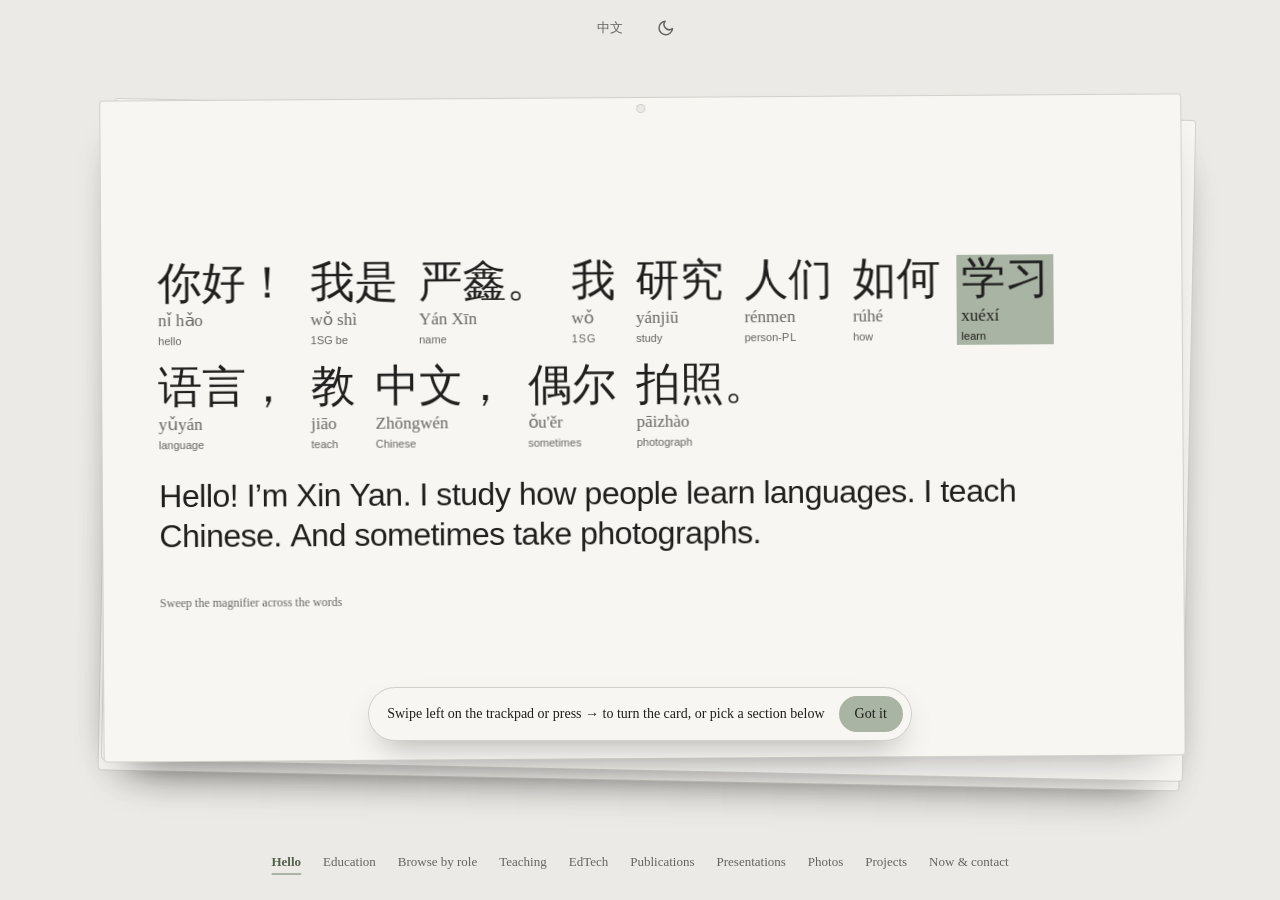
<file: index.html>
<!doctype html>
<html lang="en">
<head>
<meta charset="utf-8">
<meta name="viewport" content="width=device-width, initial-scale=1">
<title>Xin Yan 严鑫</title>
<meta name="description" content="Xin Yan (严鑫): Chinese language teacher and applied linguist. PhD, University of Cambridge; MA, Peking University.">
<meta property="og:title" content="Xin Yan 严鑫">
<meta property="og:description" content="I teach Chinese, study how people learn languages, and sometimes take photographs.">
<meta property="og:image" content="photos/nice-2023-1200.jpg">
<meta name="theme-color" content="#ECEAE6" id="themeColor">
<link rel="icon" href="data:image/svg+xml,%3Csvg xmlns='http://www.w3.org/2000/svg' viewBox='0 0 32 32'%3E%3Ccircle cx='16' cy='16' r='14' fill='%23A9B4A4'/%3E%3C/svg%3E">
<link rel="stylesheet" href="style.css">
<link rel="stylesheet" href="deck.css">
<script src="script.js" defer></script>
<script src="deck.js" defer></script>
</head>
<body class="deck-page">


<header class="bar">
  <div class="bar-center">
    <a class="lang-toggle" href="zh.html" aria-label="中文" lang="zh-CN">中文</a>
    <button class="theme-toggle" type="button" aria-label="Toggle dark mode" data-theme="light"><svg class="icon-moon" viewBox="0 0 24 24" fill="none" stroke="currentColor" stroke-width="2" stroke-linecap="round" stroke-linejoin="round" aria-hidden="true"><path d="M21 12.8A9 9 0 1 1 11.2 3a7 7 0 0 0 9.8 9.8z"/></svg><svg class="icon-sun" viewBox="0 0 24 24" fill="none" stroke="currentColor" stroke-width="2" stroke-linecap="round" stroke-linejoin="round" aria-hidden="true"><circle cx="12" cy="12" r="4"/><path d="M12 2v2M12 20v2M4.9 4.9l1.4 1.4M17.7 17.7l1.4 1.4M2 12h2M20 12h2M4.9 19.1l1.4-1.4M17.7 6.3l1.4-1.4"/></svg></button>
  </div>
</header>

<main class="deck" id="deck">

  <!-- 1. Introduction -->
  <article class="card" data-id="hello" data-nav="Hello" data-title="Hello">
    <div class="sway"><div class="card-inner">
      <section class="intro" aria-label="Introduction">
        <div class="gloss" lang="zh-CN" id="gloss">
          <span class="w"><span class="h">你好！</span><span class="p" lang="zh-Latn">nǐ hǎo</span><span class="g" lang="en">hello</span></span>
          <span class="w"><span class="h">我是</span><span class="p" lang="zh-Latn">wǒ shì</span><span class="g" lang="en">1SG be</span></span>
          <span class="w"><span class="h">严鑫。</span><span class="p" lang="zh-Latn">Yán Xīn</span><span class="g" lang="en">name</span></span>
          <span class="w"><span class="h">我</span><span class="p" lang="zh-Latn">wǒ</span><span class="g sc" lang="en">1SG</span></span>
          <span class="w"><span class="h">研究</span><span class="p" lang="zh-Latn">yánjiū</span><span class="g" lang="en">study</span></span>
          <span class="w"><span class="h">人们</span><span class="p" lang="zh-Latn">rénmen</span><span class="g" lang="en">person-<span class="sc">PL</span></span></span>
          <span class="w"><span class="h">如何</span><span class="p" lang="zh-Latn">rúhé</span><span class="g" lang="en">how</span></span>
          <span class="w hl"><span class="h">学习</span><span class="p" lang="zh-Latn">xuéxí</span><span class="g" lang="en">learn</span></span>
          <span class="w"><span class="h">语言，</span><span class="p" lang="zh-Latn">yǔyán</span><span class="g" lang="en">language</span></span>
          <span class="w"><span class="h">教</span><span class="p" lang="zh-Latn">jiāo</span><span class="g" lang="en">teach</span></span>
          <span class="w"><span class="h">中文，</span><span class="p" lang="zh-Latn">Zhōngwén</span><span class="g" lang="en">Chinese</span></span>
          <span class="w"><span class="h">偶尔</span><span class="p" lang="zh-Latn">ǒu'ěr</span><span class="g" lang="en">sometimes</span></span>
          <span class="w"><span class="h">拍照。</span><span class="p" lang="zh-Latn">pāizhào</span><span class="g" lang="en">photograph</span></span>
          <span class="tr-en"><span class="ew">Hello!</span> <span class="ew">I’m</span> <span class="ew">Xin</span> <span class="ew">Yan.</span> <span class="ew">I</span> <span class="ew">study</span> <span class="ew">how</span> <span class="ew">people</span> <span class="ew">learn</span> <span class="ew">languages.</span> <span class="ew">I</span> <span class="ew">teach</span> <span class="ew">Chinese.</span> <span class="ew">And</span> <span class="ew">sometimes</span> <span class="ew">take</span> <span class="ew">photographs.</span></span>
        </div>
        <span class="hint" data-touch="Drag the magnifier across the words with your finger">Sweep the magnifier across the words</span>
      </section>
    </div></div>
  </article>

  <!-- 2. Education -->
  <article class="card" data-id="education" data-nav="Education" data-title="Education">
    <div class="sway"><div class="card-inner">
      <section class="edu" aria-label="Education">
        <span class="label title">Education</span>
        <figure class="edu-map journey">
          <svg class="route" aria-hidden="true">
            <path class="route-ext route-in" d="M0 0"/>
            <path class="rail-ties" d="M0 0"/>
            <path id="railPath" class="rail-line" d="M0 0"/>
            <path id="flightPath" class="route-flight" d="M0 0"/>
            <path class="route-ext route-out" d="M0 0"/>
            <g class="vehicle train">
              <g transform="scale(-1 1)"><image class="vimg" href="train.svg" x="-22" y="-22" width="44" height="44"/></g>
              <animateMotion id="trainGo" dur="2s" begin="indefinite" fill="freeze" rotate="auto"><mpath href="#railPath"/></animateMotion>
            </g>
            <g class="vehicle plane">
              <g transform="rotate(45)"><image class="vimg" href="plane.svg" x="-22" y="-22" width="44" height="44"/></g>
              <animateMotion id="planeGo" dur="2s" begin="indefinite" fill="freeze" rotate="auto"><mpath href="#flightPath"/></animateMotion>
            </g>
          </svg>
          <div class="edu-node">
            <span class="stamp" style="--rot: -8deg"><span class="geo"><span>31.77°N</span><span>117.19°E</span></span><span class="city">Hefei</span><span class="yr">2011–15</span></span>
            <div class="edu-card">
              <strong>Anhui University</strong>
              <span>BA, Russian Language and Literature</span>
              <span class="meta">2011–2015</span>
            </div>
          </div>
          <div class="edu-node">
            <span class="stamp" style="--rot: 6deg"><span class="geo"><span>39.99°N</span><span>116.30°E</span></span><span class="city">Beijing</span><span class="yr">2019–22</span></span>
            <div class="edu-card">
              <strong>Peking University</strong>
              <span>MA, Teaching Chinese as a Second Language</span>
              <span class="meta">2019–2022 · GPA 3.8/4.0, ranked 1/31<br>National Scholarship, Outstanding Graduate</span>
            </div>
          </div>
          <div class="edu-node">
            <span class="stamp" style="--rot: -4deg"><span class="geo"><span>52.21°N</span><span>0.12°E</span></span><span class="city">Cambridge</span><span class="yr">2022–26</span></span>
            <div class="edu-card">
              <strong>University of Cambridge</strong>
              <span>PhD, Chinese Linguistics and Language Acquisition</span>
              <span class="meta">2022–present · thesis submitted 2026<br>AHRC (UKRI) full scholarship</span>
            </div>
          </div>
        </figure>
      </section>
    </div></div>
  </article>

  <!-- 3. Fill in the blank: shuffles the cards ahead -->
  <article class="card" data-id="reader" data-nav="Browse by role" data-title="Fill in the blank">
    <div class="sway"><div class="card-inner">
      <section class="cloze" aria-label="Who is reading">
        <span class="label title">Fill in the blank</span>
        <p class="sentence">I’m reading this as <span class="cursor" aria-hidden="true"></span><span class="blank" id="blank">&nbsp;</span>.</p>
        <div class="options" id="options" role="group" aria-label="Who is reading">
          <button type="button" data-aud="teaching" data-fill="a teaching recruiter" aria-pressed="false"><span class="letter">a.</span><span class="en">someone hiring for teaching</span></button>
          <button type="button" data-aud="research-hire" data-fill="a research recruiter" aria-pressed="false"><span class="letter">b.</span><span class="en">someone hiring for research</span></button>
          <button type="button" data-aud="industry" data-fill="an industry recruiter" aria-pressed="false"><span class="letter">c.</span><span class="en">someone hiring for industry</span></button>
          <button type="button" data-aud="research" data-fill="a fellow researcher" aria-pressed="false"><span class="letter">d.</span><span class="en">a fellow researcher</span></button>
          <button type="button" data-aud="browse" data-fill="a curious visitor" aria-pressed="false"><span class="letter">e.</span><span class="en">just a curious visitor</span></button>
        </div>
        <span class="note" id="note" aria-live="polite" data-default="Choose one, and the cards ahead will be shuffled for you." data-chosen="Shuffled. The cards ahead are now in your order.">Choose one, and the cards ahead will be shuffled for you.</span>
      </section>
    </div></div>
  </article>

  <!-- 4–8. Reorderable cards -->
  <article class="card" data-id="teaching" data-nav="Teaching" data-title="Teaching" data-key="teaching">
    <div class="sway"><div class="card-inner">
      <section class="split" aria-label="Teaching">
        <div class="stack">
          <span class="label title">Teaching</span>
          <div class="item"><span>Interim Lecturer and Supervisor in Modern Chinese, University of Cambridge</span><span class="meta">2022–2026 · four undergraduate modules and small-group supervisions</span></div>
          <div class="item"><span>Teaching Assistant in Chinese, Peking University (Yenching Academy) · Pre-University Programme</span><span class="meta">2019–2022</span></div>
          <div class="item"><span>Chinese Language Teacher, Kharkiv National University, Ukraine</span><span class="meta">2015–2018 · curricula from beginner to upper-intermediate, HSK preparation, Vice-Rector’s Commendation</span></div>
        </div>
        <figure class="tones stack" style="gap: 8px">
          <svg viewBox="0 0 420 250" role="img" aria-label="The four Mandarin tone contours">
            <g stroke="currentColor" stroke-width="5" stroke-linecap="round" stroke-linejoin="round" fill="none">
              <path d="M20 40 L90 40"/><path d="M120 120 L190 40"/><path d="M220 160 L248 200 L290 80"/><path d="M320 40 L390 200"/>
            </g>
            <!-- A point of light travels along the four tones, left to right -->
            <path id="toneTrack" d="M20 40 L90 40 M120 120 L190 40 M220 160 L248 200 L290 80 M320 40 L390 200" fill="none" stroke="none"/>
            <g class="tone-dot" aria-hidden="true">
              <circle r="15" fill="currentColor" opacity="0.18">
                <animate attributeName="r" values="11;17;11" dur="1.2s" repeatCount="indefinite"/>
                <animateMotion dur="6s" repeatCount="indefinite" keyPoints="0;1;1" keyTimes="0;0.86;1" calcMode="linear"><mpath href="#toneTrack"/></animateMotion>
              </circle>
              <circle r="6" fill="currentColor">
                <animateMotion dur="6s" repeatCount="indefinite" keyPoints="0;1;1" keyTimes="0;0.86;1" calcMode="linear"><mpath href="#toneTrack"/></animateMotion>
              </circle>
              <circle r="2.5" fill="#FFFFFF" opacity="0.85">
                <animateMotion dur="6s" repeatCount="indefinite" keyPoints="0;1;1" keyTimes="0;0.86;1" calcMode="linear"><mpath href="#toneTrack"/></animateMotion>
              </circle>
            </g>
            <g font-size="16" fill="#66645F" text-anchor="middle" font-family="Iowan Old Style, Georgia, Times New Roman, Songti SC, SimSun, serif">
              <text x="55" y="240">mā</text><text x="155" y="240">má</text><text x="255" y="240">mǎ</text><text x="355" y="240">mà</text>
            </g>
          </svg>
          <figcaption class="label">Four tones, the first thing every Mandarin learner meets.</figcaption>
        </figure>
      </section>
    </div></div>
  </article>

  <article class="card" data-id="edtech" data-nav="EdTech" data-title="Education products" data-key="product">
    <div class="sway"><div class="card-inner">
      <section class="stack" style="gap: 10px" aria-label="Education products">
        <span class="label title">Education products</span>
        <div class="item"><span>Course design &amp; instruction, Readboy Education (HKG: 2385)</span><span class="meta">2019–2022 · designed and taught 300 hours of live-streamed lessons · 500,000+ learner participations · informed 10+ new courses</span></div>
        <canvas class="dots" id="dots" aria-hidden="true"></canvas>
        <span class="label">50,000 dots — one for every ten of the 500,000+ learner participations. <span data-touch="Sweep your finger across the dots">Sweep your cursor across the dots</span></span>
      </section>
    </div></div>
  </article>

  <article class="card" data-id="publications" data-nav="Publications" data-title="Publications" data-key="pubs">
    <div class="sway"><div class="card-inner">
      <section class="split" aria-label="Publications" style="align-items: flex-start">
        <figure class="stack" style="gap: 16px">
          <blockquote class="quote"><span class="qw colorless">Colorless</span> <span class="qw green">green</span> <span class="qw ideas">ideas</span><span class="qw brk"></span> <span class="qw sleep">sleep</span> <span class="qw furiously">furiously.</span></blockquote>
          <figcaption class="label">Noam Chomsky, <em>Syntactic Structures</em> (1957). Syntactically correct, but semantically meaningless.</figcaption>
        </figure>
        <div class="stack">
          <span class="label title">Publications</span>
          <div class="item"><span><em>Anchoring Entities and Events in Monolingual, Bidialectal, and Bilingual Speakers’ Mandarin Chinese</em></span><span class="meta">PhD thesis, Cambridge, 2026 · AHRC-funded</span></div>
          <div class="item"><span>Ambiguity resolution of wh-elements by L1-Russian L2-Chinese speakers</span><span class="meta">BUCLD 49 Proceedings, 2025 · <span class="accent">Paula Menyuk Award</span></span></div>
          <div class="item"><span>L1 Russian L2 Chinese speakers’ acquisition of the conjunction <em>hé</em></span><span class="meta">ExLing 2020 Proceedings</span></div>
          <div class="item"><span>A journal article on L2 Chinese ambiguity resolution</span><span class="meta">Under review</span></div>
          <div class="item"><span>Proceedings of GASLA 18, co-editor</span><span class="meta">In preparation</span></div>
        </div>
      </section>
    </div></div>
  </article>

  <article class="card" data-id="talks" data-nav="Presentations" data-title="Presentations" data-key="talks">
    <div class="sway"><div class="card-inner">
      <section class="stack" style="gap: 22px" aria-label="Presentations">
        <span class="label title">Presentations</span>
        <div class="talks">
          <div class="item"><span>Referential anchoring in monodialectal and bidialectal Mandarin</span><span class="meta">Poster · GASLA 18, Cambridge, 2026</span></div>
          <div class="item"><span>Interfaces in ambiguity resolution of wh-elements by L1-Russian L2-Chinese speakers</span><span class="meta">Talk · BUCLD 49, Boston, 2024</span></div>
          <div class="item"><span>Ambiguity resolution of wh-elements at interfaces in L2 Chinese: prosody and syntax</span><span class="meta">Talk · GALA 16, Lisbon, 2024</span></div>
          <div class="item"><span>The acquisition of Chinese functional words by Russian speakers: the conjunction <em>hé</em></span><span class="meta">Poster · YLMP 2021, Poznań, 2021</span></div>
          <div class="item"><span>L1 Russian L2 Chinese speakers’ acquisition of the Chinese conjunction <em>hé</em></span><span class="meta">Talk · ExLing 2020, Athens, 2020</span></div>
          <div class="item"><span>The occurrence of the auxiliary word <em>zài</em> in Mandarin Chinese</span><span class="meta">Talk · 2nd Conference on Orientalism in Ukraine, Kharkiv, 2018</span></div>
        </div>
      </section>
    </div></div>
  </article>

  <article class="card" data-id="photos" data-nav="Photos" data-title="Photography" data-key="photo">
    <div class="sway"><div class="card-inner">
      <section class="photos" aria-label="Photography">
        <span class="label title">Photography</span>
        <div class="strip">
          <figure><img src="photos/nice-2023-1200.jpg" srcset="photos/nice-2023-1200.jpg 1200w, photos/nice-2023.jpg 2400w" sizes="60vw" width="1200" height="796" alt="A lone fisherman on a pebble beach, the sea glittering in the sun" loading="lazy"><figcaption class="cap">Nice, France, 2023</figcaption></figure>
          <figure><img src="photos/kharkiv-2017-1200.jpg" srcset="photos/kharkiv-2017-1200.jpg 1200w, photos/kharkiv-2017.jpg 2400w" sizes="80vw" width="1200" height="490" alt="A city square in Kharkiv on a winter night, with a lit Christmas tree" loading="lazy"><figcaption class="cap">Kharkiv, Ukraine, 2017</figcaption></figure>
          <figure><img src="photos/taihu-2016-1200.jpg" srcset="photos/taihu-2016-1200.jpg 1200w, photos/taihu-2016.jpg 2400w" sizes="100vw" width="1200" height="374" alt="Dusk over hills and trees near Taihu" loading="lazy"><figcaption class="cap">Taihu, China, 2016</figcaption></figure>
        </div>
        <span class="more" data-touch="Swipe the photos to see more →">Scroll to see more photos →</span>
      </section>
    </div></div>
  </article>

  <!-- 9. Projects -->
  <article class="card" data-id="projects" data-nav="Projects" data-title="Projects">
    <div class="sway"><div class="card-inner">
      <section class="projects-body" aria-label="Projects">
        <span class="label title">Projects</span>
        <div class="item"><span class="lead">AI language-learning tools</span><span class="meta">In preparation</span></div>
      </section>
    </div></div>
  </article>

  <!-- 10. Now -->
  <article class="card" data-id="contact" data-nav="Now &amp; contact" data-title="Now">
    <div class="sway"><div class="card-inner sage">
      <section class="now" aria-label="Now">
        <span class="now-head">Now · October 2026</span>
        <div class="lines">
          <span>Thesis submitted.</span>
          <span>Editing the GASLA 18 proceedings.</span>
          <span>Building AI language-learning tools.</span>
          <span>Looking for my next role.</span>
        </div>
        <div class="links">
          <a href="#" id="email" data-label="Email" data-copied="Copied">Email</a>
          <a href="cv.pdf" target="_blank" rel="noopener">CV</a>
          <a href="https://www.linkedin.com/in/yanxin4608/" target="_blank" rel="noopener">LinkedIn</a>
        </div>
        <span class="foot-in">© 2026 Xin Yan</span>
      </section>
    </div></div>
  </article>

</main>

<div class="deck-toast" id="deckToast" role="status" aria-live="polite" data-first="This is the first card. Swipe left or press → for the next one." data-first-touch="This is the first card. Swipe left for the next one." data-last="This is the last card. Swipe right or press ← to go back." data-last-touch="This is the last card. Swipe right to go back."></div>
<div class="deck-hint" id="deckHint" role="status" data-touch="Swipe left to turn the card, or tap a section below"><span>Swipe left on the trackpad or press → to turn the card, or pick a section below</span><button type="button" id="hintOk">Got it</button></div>

<nav class="progress" aria-label="Sections">
  <div class="ticks" id="ticks" role="list"></div>
</nav>

</body>
</html>
</file>
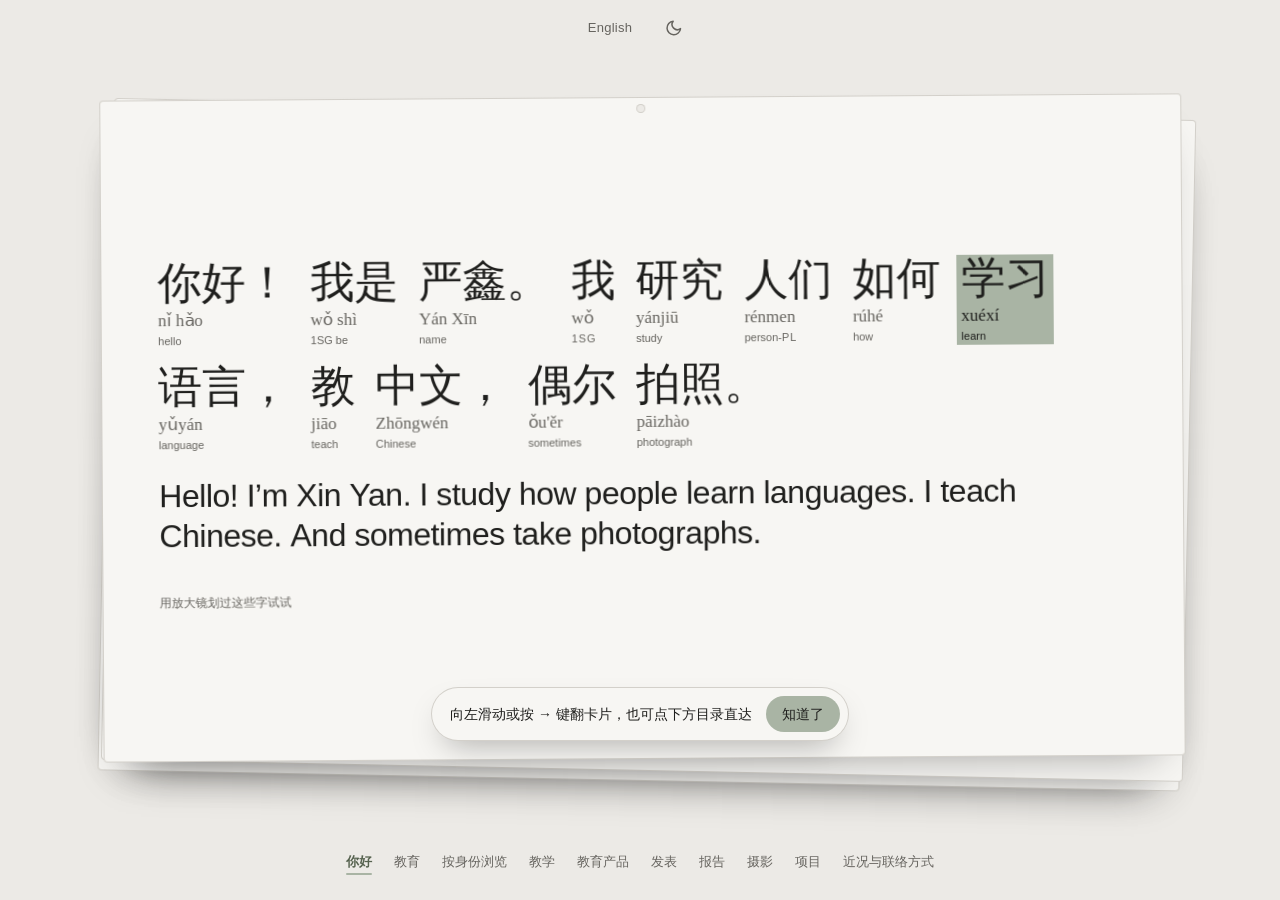
<file: zh.html>
<!doctype html>
<html lang="zh-CN">
<head>
<meta charset="utf-8">
<meta name="viewport" content="width=device-width, initial-scale=1">
<title>严鑫 Xin Yan</title>
<meta name="description" content="严鑫（Xin Yan）：中文教师、应用语言学家。剑桥大学博士，北京大学硕士。">
<meta property="og:title" content="严鑫 Xin Yan">
<meta property="og:description" content="我教中文，研究人们如何学习语言，偶尔拍照。">
<meta property="og:image" content="photos/nice-2023-1200.jpg">
<meta name="theme-color" content="#ECEAE6" id="themeColor">
<link rel="icon" href="data:image/svg+xml,%3Csvg xmlns='http://www.w3.org/2000/svg' viewBox='0 0 32 32'%3E%3Ccircle cx='16' cy='16' r='14' fill='%23A9B4A4'/%3E%3C/svg%3E">
<link rel="stylesheet" href="style.css">
<link rel="stylesheet" href="deck.css">
<script src="script.js" defer></script>
<script src="deck.js" defer></script>
</head>
<body class="deck-page">


<header class="bar">
  <div class="bar-center">
    <a class="lang-toggle" href="index.html" aria-label="English">English</a>
    <button class="theme-toggle" type="button" aria-label="切换深色模式" data-theme="light"><svg class="icon-moon" viewBox="0 0 24 24" fill="none" stroke="currentColor" stroke-width="2" stroke-linecap="round" stroke-linejoin="round" aria-hidden="true"><path d="M21 12.8A9 9 0 1 1 11.2 3a7 7 0 0 0 9.8 9.8z"/></svg><svg class="icon-sun" viewBox="0 0 24 24" fill="none" stroke="currentColor" stroke-width="2" stroke-linecap="round" stroke-linejoin="round" aria-hidden="true"><circle cx="12" cy="12" r="4"/><path d="M12 2v2M12 20v2M4.9 4.9l1.4 1.4M17.7 17.7l1.4 1.4M2 12h2M20 12h2M4.9 19.1l1.4-1.4M17.7 6.3l1.4-1.4"/></svg></button>
  </div>
</header>

<main class="deck" id="deck">

  <!-- 1. 简介 -->
  <article class="card" data-id="hello" data-nav="你好" data-title="你好">
    <div class="sway"><div class="card-inner">
      <section class="intro" aria-label="简介">
        <div class="gloss" lang="zh-CN" id="gloss">
          <span class="w"><span class="h">你好！</span><span class="p" lang="zh-Latn">nǐ hǎo</span><span class="g" lang="en">hello</span></span>
          <span class="w"><span class="h">我是</span><span class="p" lang="zh-Latn">wǒ shì</span><span class="g" lang="en">1SG be</span></span>
          <span class="w"><span class="h">严鑫。</span><span class="p" lang="zh-Latn">Yán Xīn</span><span class="g" lang="en">name</span></span>
          <span class="w"><span class="h">我</span><span class="p" lang="zh-Latn">wǒ</span><span class="g sc" lang="en">1SG</span></span>
          <span class="w"><span class="h">研究</span><span class="p" lang="zh-Latn">yánjiū</span><span class="g" lang="en">study</span></span>
          <span class="w"><span class="h">人们</span><span class="p" lang="zh-Latn">rénmen</span><span class="g" lang="en">person-<span class="sc">PL</span></span></span>
          <span class="w"><span class="h">如何</span><span class="p" lang="zh-Latn">rúhé</span><span class="g" lang="en">how</span></span>
          <span class="w hl"><span class="h">学习</span><span class="p" lang="zh-Latn">xuéxí</span><span class="g" lang="en">learn</span></span>
          <span class="w"><span class="h">语言，</span><span class="p" lang="zh-Latn">yǔyán</span><span class="g" lang="en">language</span></span>
          <span class="w"><span class="h">教</span><span class="p" lang="zh-Latn">jiāo</span><span class="g" lang="en">teach</span></span>
          <span class="w"><span class="h">中文，</span><span class="p" lang="zh-Latn">Zhōngwén</span><span class="g" lang="en">Chinese</span></span>
          <span class="w"><span class="h">偶尔</span><span class="p" lang="zh-Latn">ǒu'ěr</span><span class="g" lang="en">sometimes</span></span>
          <span class="w"><span class="h">拍照。</span><span class="p" lang="zh-Latn">pāizhào</span><span class="g" lang="en">photograph</span></span>
          <span class="tr-en" lang="en"><span class="ew">Hello!</span> <span class="ew">I’m</span> <span class="ew">Xin</span> <span class="ew">Yan.</span> <span class="ew">I</span> <span class="ew">study</span> <span class="ew">how</span> <span class="ew">people</span> <span class="ew">learn</span> <span class="ew">languages.</span> <span class="ew">I</span> <span class="ew">teach</span> <span class="ew">Chinese.</span> <span class="ew">And</span> <span class="ew">sometimes</span> <span class="ew">take</span> <span class="ew">photographs.</span></span>
        </div>
        <span class="hint" data-touch="用手指拖动放大镜，划过这些字试试">用放大镜划过这些字试试</span>
      </section>
    </div></div>
  </article>

  <!-- 2. 教育背景 -->
  <article class="card" data-id="education" data-nav="教育" data-title="教育背景">
    <div class="sway"><div class="card-inner">
      <section class="edu" aria-label="教育背景">
        <span class="label title">教育背景</span>
        <figure class="edu-map journey">
          <svg class="route" aria-hidden="true">
            <path class="route-ext route-in" d="M0 0"/>
            <path class="rail-ties" d="M0 0"/>
            <path id="railPath" class="rail-line" d="M0 0"/>
            <path id="flightPath" class="route-flight" d="M0 0"/>
            <path class="route-ext route-out" d="M0 0"/>
            <g class="vehicle train">
              <g transform="scale(-1 1)"><image class="vimg" href="train.svg" x="-22" y="-22" width="44" height="44"/></g>
              <animateMotion id="trainGo" dur="2s" begin="indefinite" fill="freeze" rotate="auto"><mpath href="#railPath"/></animateMotion>
            </g>
            <g class="vehicle plane">
              <g transform="rotate(45)"><image class="vimg" href="plane.svg" x="-22" y="-22" width="44" height="44"/></g>
              <animateMotion id="planeGo" dur="2s" begin="indefinite" fill="freeze" rotate="auto"><mpath href="#flightPath"/></animateMotion>
            </g>
          </svg>
          <div class="edu-node">
            <span class="stamp" style="--rot: -8deg"><span class="geo"><span>31.77°N</span><span>117.19°E</span></span><span class="city">合肥</span><span class="yr">2011–15</span></span>
            <div class="edu-card">
              <span class="sd"><strong>安徽大学</strong> 学士</span>
              <span>俄语语言文学</span>
              <span class="meta">2011–2015</span>
            </div>
          </div>
          <div class="edu-node">
            <span class="stamp" style="--rot: 6deg"><span class="geo"><span>39.99°N</span><span>116.30°E</span></span><span class="city">北京</span><span class="yr">2019–22</span></span>
            <div class="edu-card">
              <span class="sd"><strong>北京大学</strong> 硕士</span>
              <span>汉语国际教育</span>
              <span class="meta">2019–2022 · GPA 3.8/4.0，排名 1/31<br>国家奖学金、优秀毕业生</span>
            </div>
          </div>
          <div class="edu-node">
            <span class="stamp" style="--rot: -4deg"><span class="geo"><span>52.21°N</span><span>0.12°E</span></span><span class="city">剑桥</span><span class="yr">2022–26</span></span>
            <div class="edu-card">
              <span class="sd"><strong>剑桥大学</strong> 博士</span>
              <span>汉语语言学与语言习得</span>
              <span class="meta">2022–至今 · 论文已于 2026 提交<br>AHRC (UKRI) 全额奖学金</span>
            </div>
          </div>
        </figure>
      </section>
    </div></div>
  </article>

  <!-- 3. 选词填空：为后面的卡片洗牌 -->
  <article class="card" data-id="reader" data-nav="按身份浏览" data-title="选词填空">
    <div class="sway"><div class="card-inner">
      <section class="cloze" aria-label="谁在读">
        <span class="label title">选词填空</span>
        <p class="sentence">我正以<span class="cursor" aria-hidden="true"></span><span class="blank" id="blank">&nbsp;</span>的身份读这段话。</p>
        <div class="options" id="options" role="group" aria-label="谁在读">
          <button type="button" data-aud="teaching" data-fill="招聘教学岗位的人" aria-pressed="false"><span class="letter">a.</span><span class="en">招聘教学岗位的人</span></button>
          <button type="button" data-aud="research-hire" data-fill="招聘研究岗位的人" aria-pressed="false"><span class="letter">b.</span><span class="en">招聘研究岗位的人</span></button>
          <button type="button" data-aud="industry" data-fill="招聘企业岗位的人" aria-pressed="false"><span class="letter">c.</span><span class="en">招聘企业岗位的人</span></button>
          <button type="button" data-aud="research" data-fill="学术同行" aria-pressed="false"><span class="letter">d.</span><span class="en">学术同行</span></button>
          <button type="button" data-aud="browse" data-fill="随便逛逛的访客" aria-pressed="false"><span class="letter">e.</span><span class="en">随便逛逛的访客</span></button>
        </div>
        <span class="note" id="note" aria-live="polite" data-default="选一个，后面的卡片会为你重新洗牌" data-chosen="洗好了，后面的卡片已按你的身份排好">选一个，后面的卡片会为你重新洗牌</span>
      </section>
    </div></div>
  </article>

  <!-- 4–8. 可重排的卡片 -->
  <article class="card" data-id="teaching" data-nav="教学" data-title="教学" data-key="teaching">
    <div class="sway"><div class="card-inner">
      <section class="split" aria-label="教学">
        <div class="stack">
          <span class="label title">教学</span>
          <div class="item"><span>剑桥大学代任讲师与本科生辅导课教师</span><span class="meta">2022–2026 · 四门本科现代汉语课程与小班辅导</span></div>
          <div class="item"><span>北京大学（燕京学堂 · 预科项目）助教</span><span class="meta">2019–2022</span></div>
          <div class="item"><span>乌克兰哈尔科夫国立大学汉语教师</span><span class="meta">2015–2018 · 初级到中高级课程、HSK 备考、副校长嘉奖</span></div>
        </div>
        <figure class="tones stack" style="gap: 8px">
          <svg viewBox="0 0 420 250" role="img" aria-label="普通话四个声调">
            <g stroke="currentColor" stroke-width="5" stroke-linecap="round" stroke-linejoin="round" fill="none">
              <path d="M20 40 L90 40"/><path d="M120 120 L190 40"/><path d="M220 160 L248 200 L290 80"/><path d="M320 40 L390 200"/>
            </g>
            <!-- A point of light travels along the four tones, left to right -->
            <path id="toneTrack" d="M20 40 L90 40 M120 120 L190 40 M220 160 L248 200 L290 80 M320 40 L390 200" fill="none" stroke="none"/>
            <g class="tone-dot" aria-hidden="true">
              <circle r="15" fill="currentColor" opacity="0.18">
                <animate attributeName="r" values="11;17;11" dur="1.2s" repeatCount="indefinite"/>
                <animateMotion dur="6s" repeatCount="indefinite" keyPoints="0;1;1" keyTimes="0;0.86;1" calcMode="linear"><mpath href="#toneTrack"/></animateMotion>
              </circle>
              <circle r="6" fill="currentColor">
                <animateMotion dur="6s" repeatCount="indefinite" keyPoints="0;1;1" keyTimes="0;0.86;1" calcMode="linear"><mpath href="#toneTrack"/></animateMotion>
              </circle>
              <circle r="2.5" fill="#FFFFFF" opacity="0.85">
                <animateMotion dur="6s" repeatCount="indefinite" keyPoints="0;1;1" keyTimes="0;0.86;1" calcMode="linear"><mpath href="#toneTrack"/></animateMotion>
              </circle>
            </g>
            <g font-size="16" fill="#66645F" text-anchor="middle" font-family="Iowan Old Style, Georgia, Times New Roman, Songti SC, SimSun, serif">
              <text x="55" y="240">mā</text><text x="155" y="240">má</text><text x="255" y="240">mǎ</text><text x="355" y="240">mà</text>
            </g>
          </svg>
          <figcaption class="label">四声，学普通话的第一课</figcaption>
        </figure>
      </section>
    </div></div>
  </article>

  <article class="card" data-id="edtech" data-nav="教育产品" data-title="教育产品" data-key="product">
    <div class="sway"><div class="card-inner">
      <section class="stack" style="gap: 10px" aria-label="教育产品">
        <span class="label title">教育产品</span>
        <div class="item"><span>读书郎教育（HKG: 2385）课程设计与讲授</span><span class="meta">2019–2022 · 设计与讲授直播课程 300 小时 · 50 万+ 学习者参与 · 据此开发 10+ 门新课程</span></div>
        <canvas class="dots" id="dots" aria-hidden="true"></canvas>
        <span class="label">五万个点，每个点代表十人次——我在读书郎累计 50 万+ 的学习者参与。<span data-touch="用手指划过这些点试试">用鼠标划过这些点试试</span></span>
      </section>
    </div></div>
  </article>

  <article class="card" data-id="publications" data-nav="发表" data-title="发表" data-key="pubs">
    <div class="sway"><div class="card-inner">
      <section class="split" aria-label="发表" style="align-items: flex-start">
        <figure class="stack" style="gap: 16px">
          <blockquote class="quote" lang="en"><span class="qw colorless">Colorless</span> <span class="qw green">green</span> <span class="qw ideas">ideas</span><span class="qw brk"></span> <span class="qw sleep">sleep</span> <span class="qw furiously">furiously.</span></blockquote>
          <figcaption class="label">乔姆斯基《句法结构》(1957)，句法正确，语义却无意义</figcaption>
        </figure>
        <div class="stack">
          <span class="label title">发表</span>
          <div class="item"><span><em>《单语者、双方言者与双语者普通话中的实体与事件锚定》</em></span><span class="meta">博士论文，剑桥，2026 · AHRC 资助</span></div>
          <div class="item"><span>俄语母语者对二语汉语 wh 成分的歧义消解</span><span class="meta">BUCLD 49 论文集，2025 · <span class="accent">Paula Menyuk 奖</span></span></div>
          <div class="item"><span>俄语母语者对连词“和”的习得</span><span class="meta">ExLing 2020 论文集</span></div>
          <div class="item"><span>关于二语汉语歧义消解的期刊论文</span><span class="meta">审稿中</span></div>
          <div class="item"><span>GASLA 18 论文集，联合编辑</span><span class="meta">筹备中</span></div>
        </div>
      </section>
    </div></div>
  </article>

  <article class="card" data-id="talks" data-nav="报告" data-title="报告" data-key="talks">
    <div class="sway"><div class="card-inner">
      <section class="stack" style="gap: 22px" aria-label="报告">
        <span class="label title">报告</span>
        <div class="talks">
          <div class="item"><span>单方言与双方言普通话的指称锚定</span><span class="meta">海报 · GASLA 18，剑桥，2026</span></div>
          <div class="item"><span>俄语母语者对二语汉语 wh 成分歧义消解中的接口问题</span><span class="meta">口头报告 · BUCLD 49，波士顿，2024</span></div>
          <div class="item"><span>二语汉语接口处的 wh 成分歧义消解：韵律与句法</span><span class="meta">口头报告 · GALA 16，里斯本，2024</span></div>
          <div class="item"><span>俄语母语者对汉语功能词“和”的习得</span><span class="meta">海报 · YLMP 2021，波兹南，2021</span></div>
          <div class="item"><span>俄语母语者对二语汉语连词“和”的习得</span><span class="meta">口头报告 · ExLing 2020，雅典，2020</span></div>
          <div class="item"><span>汉语“在”字的用法</span><span class="meta">口头报告 · 第二届乌克兰东方学会议，哈尔科夫，2018</span></div>
        </div>
      </section>
    </div></div>
  </article>

  <article class="card" data-id="photos" data-nav="摄影" data-title="摄影" data-key="photo">
    <div class="sway"><div class="card-inner">
      <section class="photos" aria-label="摄影">
        <span class="label title">摄影</span>
        <div class="strip">
          <figure><img src="photos/nice-2023-1200.jpg" srcset="photos/nice-2023-1200.jpg 1200w, photos/nice-2023.jpg 2400w" sizes="60vw" width="1200" height="796" alt="卵石海滩上一位独钓者，海面在阳光下闪烁" loading="lazy"><figcaption class="cap">法国尼斯，2023</figcaption></figure>
          <figure><img src="photos/kharkiv-2017-1200.jpg" srcset="photos/kharkiv-2017-1200.jpg 1200w, photos/kharkiv-2017.jpg 2400w" sizes="80vw" width="1200" height="490" alt="冬夜哈尔科夫的城市广场，亮着圣诞树" loading="lazy"><figcaption class="cap">乌克兰哈尔科夫，2017</figcaption></figure>
          <figure><img src="photos/taihu-2016-1200.jpg" srcset="photos/taihu-2016-1200.jpg 1200w, photos/taihu-2016.jpg 2400w" sizes="100vw" width="1200" height="374" alt="太湖边暮色中的山丘与树木" loading="lazy"><figcaption class="cap">中国太湖，2016</figcaption></figure>
        </div>
        <span class="more" data-touch="左右滑动照片，查看更多 →">滚动查看更多照片 →</span>
      </section>
    </div></div>
  </article>

  <!-- 9. 项目 -->
  <article class="card" data-id="projects" data-nav="项目" data-title="项目">
    <div class="sway"><div class="card-inner">
      <section class="projects-body" aria-label="项目">
        <span class="label title">项目</span>
        <div class="item"><span class="lead">AI 语言学习工具</span><span class="meta">准备中</span></div>
      </section>
    </div></div>
  </article>

  <!-- 10. 近况 -->
  <article class="card" data-id="contact" data-nav="近况与联络方式" data-title="近况">
    <div class="sway"><div class="card-inner sage">
      <section class="now" aria-label="近况">
        <span class="now-head">近况 · 2026 年 10 月</span>
        <div class="lines">
          <span>论文已提交。</span>
          <span>正在编辑 GASLA 18 论文集。</span>
          <span>正在开发 AI 语言学习工具。</span>
          <span>正在寻找新的工作机会。</span>
        </div>
        <div class="links">
          <a href="#" id="email" data-label="邮箱" data-copied="已复制">邮箱</a>
          <a href="cv.pdf" target="_blank" rel="noopener">简历</a>
          <a href="https://www.linkedin.com/in/yanxin4608/" target="_blank" rel="noopener">LinkedIn</a>
        </div>
        <span class="foot-in">© 2026 严鑫</span>
      </section>
    </div></div>
  </article>

</main>

<div class="deck-toast" id="deckToast" role="status" aria-live="polite" data-first="这是第一张，向左滑动或按 → 键看下一张" data-first-touch="这是第一张，向左滑动看下一张" data-last="这是最后一张，向右滑动或按 ← 键返回" data-last-touch="这是最后一张，向右滑动返回"></div>
<div class="deck-hint" id="deckHint" role="status" data-touch="向左滑动翻卡片，也可点下方目录直达"><span>向左滑动或按 → 键翻卡片，也可点下方目录直达</span><button type="button" id="hintOk">知道了</button></div>

<nav class="progress" aria-label="目录">
  <div class="ticks" id="ticks" role="list"></div>
</nav>

</body>
</html>
</file>
<file: style.css>
/* Inter Tight, self-hosted (SIL Open Font License, see fonts/OFL-LICENSE.txt) */
@font-face { font-family: "Inter Tight"; font-style: normal; font-weight: 400; font-display: swap; src: url("fonts/inter-tight-latin-400-normal.woff2") format("woff2"); unicode-range: U+0000-00FF, U+0131, U+0152-0153, U+02BB-02BC, U+02C6, U+02DA, U+02DC, U+0304, U+0308, U+0329, U+2000-206F, U+20AC, U+2122, U+2191, U+2193, U+2212, U+2215, U+FEFF, U+FFFD; }
@font-face { font-family: "Inter Tight"; font-style: normal; font-weight: 500; font-display: swap; src: url("fonts/inter-tight-latin-500-normal.woff2") format("woff2"); unicode-range: U+0000-00FF, U+0131, U+0152-0153, U+02BB-02BC, U+02C6, U+02DA, U+02DC, U+0304, U+0308, U+0329, U+2000-206F, U+20AC, U+2122, U+2191, U+2193, U+2212, U+2215, U+FEFF, U+FFFD; }
@font-face { font-family: "Inter Tight"; font-style: normal; font-weight: 400; font-display: swap; src: url("fonts/inter-tight-latin-ext-400-normal.woff2") format("woff2"); unicode-range: U+0100-02BA, U+02BD-02C5, U+02C7-02CC, U+02CE-02D7, U+02DD-02FF, U+0304, U+0308, U+0329, U+1D00-1DBF, U+1E00-1E9F, U+1EF2-1EFF, U+2020, U+20A0-20AB, U+20AD-20C0, U+2113, U+2C60-2C7F, U+A720-A7FF; }
@font-face { font-family: "Inter Tight"; font-style: normal; font-weight: 500; font-display: swap; src: url("fonts/inter-tight-latin-ext-500-normal.woff2") format("woff2"); unicode-range: U+0100-02BA, U+02BD-02C5, U+02C7-02CC, U+02CE-02D7, U+02DD-02FF, U+0304, U+0308, U+0329, U+1D00-1DBF, U+1E00-1E9F, U+1EF2-1EFF, U+2020, U+20A0-20AB, U+20AD-20C0, U+2113, U+2C60-2C7F, U+A720-A7FF; }

:root {
  color-scheme: light;
  --bg: #ECEAE6;
  --paper: #F7F6F3;
  --ink: #1F1F1D;
  --muted: #66645F;
  --line: #D3D0CA;
  --tick: #9C9A94;
  --sage: #A9B4A4;
  --sage-mid: #7F8A79;
  --sage-deep: #56624F;
  --sage-soft: #A9B4A4;
  --on-accent: #1F1F1D;
  --photo: #3A3936;
}

/* Dark mode: follows the system until the visitor picks */
:root[data-theme="dark"] {
  color-scheme: dark;
  --bg: #171716;
  --paper: #201F1D;
  --ink: #E7E5DF;
  --muted: #A3A19A;
  --line: #373530;
  --tick: #57554F;
  --sage-mid: #8B977F;
  --sage-deep: #B7C3A6;
  --sage-soft: #5B6753;
  --photo: #1E1D1B;
}
@media (prefers-color-scheme: dark) {
  :root:not([data-theme="light"]) {
    color-scheme: dark;
    --bg: #171716;
    --paper: #201F1D;
    --ink: #E7E5DF;
    --muted: #A3A19A;
    --line: #373530;
    --tick: #57554F;
    --sage-mid: #8B977F;
    --sage-deep: #B7C3A6;
    --sage-soft: #5B6753;
    --photo: #1E1D1B;
  }
}

* { box-sizing: border-box; }
html { -webkit-text-size-adjust: 100%; }
body {
  margin: 0;
  background: var(--bg);
  color: var(--ink);
  font-family: "Iowan Old Style", "Palatino Linotype", "Georgia", "Times New Roman", "Songti SC", "STSong", "Noto Serif SC", "SimSun", serif;
  font-size: 15px;
  line-height: 1.5;
  overflow-x: hidden;
}
a { color: inherit; text-decoration: none; }
a:hover { opacity: 0.6; }
button { font: inherit; color: inherit; cursor: pointer; background: transparent; border: 0; padding: 0; }
:focus-visible { outline: 2px solid var(--sage-deep); outline-offset: 3px; }
em { font-style: italic; }
::selection { background: var(--sage); color: var(--on-accent); }

/* Vertical Chinese for short bilingual labels */
.zh-v {
  display: inline-block;
  writing-mode: vertical-rl;
  text-orientation: upright;
  line-height: 1.2;
  vertical-align: middle;
}

/* Top bar and side rail */
.bar {
  position: sticky; top: 0; z-index: 5;
  height: 56px; padding: 0 20px;
  display: flex; align-items: center; justify-content: space-between; gap: 12px;
  background: var(--bg); font-size: 13px; color: var(--muted);
}
.bar a { min-height: 44px; display: inline-flex; align-items: center; white-space: nowrap; }
.theme-toggle {
  width: 44px; height: 44px; border-radius: 999px;
  display: inline-flex; align-items: center; justify-content: center;
  color: var(--muted);
}
.theme-toggle:hover { color: var(--ink); opacity: 1; }
.theme-toggle svg { width: 18px; height: 18px; display: block; }
.theme-toggle .icon-sun { display: none; }
.theme-toggle[data-theme="dark"] .icon-sun { display: block; }
.theme-toggle[data-theme="dark"] .icon-moon { display: none; }
.rail {
  position: fixed; right: 8px; top: 50%; transform: translateY(-50%); z-index: 6;
  display: flex; flex-direction: column; align-items: flex-end; gap: 6px;
}
.rail span { display: block; width: 9px; height: 1px; background: var(--tick); transition: height 0.2s ease; }
.rail span.on { height: 16px; background: transparent; border: 1px solid var(--muted); }

/* Layout */
main {
  max-width: 1100px; margin: 0 auto;
  padding: clamp(48px, 9vw, 120px) 20px 120px;
  display: flex; flex-direction: column; gap: clamp(72px, 9vw, 120px);
}
.flow { display: flex; flex-direction: column; gap: clamp(72px, 9vw, 120px); }
.label { font-size: 13px; color: var(--muted); }
.label:has(.zh-v) { display: flex; align-items: flex-start; justify-content: space-between; gap: 16px; font-size: 17px; font-weight: 600; color: var(--ink); }
.label:has(.zh-v) .zh-v { background: transparent; color: var(--sage-deep); font-size: 17px; font-family: "FangSong", "STFangsong", "仿宋", "FangSong_GB2312", serif; line-height: 1.3; }
.meta { color: var(--muted); }
.split { display: flex; flex-wrap: wrap; gap: 32px 56px; align-items: center; }
.split.reverse { flex-wrap: wrap-reverse; }
.split > * { flex: 1 1 360px; min-width: 0; }
.stack { display: flex; flex-direction: column; gap: 14px; }
.item { display: flex; flex-direction: column; }
figure { margin: 0; }

/* (1) Interlinear gloss */
.intro { display: flex; flex-direction: column; gap: clamp(24px, 3vw, 40px); }
.gloss { display: flex; flex-wrap: wrap; column-gap: clamp(10px, 1.6vw, 22px); row-gap: 14px; }
.w { display: inline-flex; flex-direction: column; transition: transform 0.3s cubic-bezier(0.34, 1.56, 0.64, 1); }
.w .h { font-size: clamp(22px, 3.4vw, 44px); line-height: 1.1; }
.w .p { font-size: clamp(12px, 1.4vw, 17px); color: var(--muted); font-family: "Iowan Old Style", "Palatino Linotype", Georgia, "Times New Roman", serif; }
.w .g { font-size: 11px; color: var(--muted); }
.w .sc { letter-spacing: 0.08em; }
.w.hl { background: var(--sage); color: var(--on-accent); padding: 0 0.3em; margin: 0 -0.3em; }
.w.hl .p, .w.hl .g { color: var(--on-accent); }
.gloss .tr-en { flex-basis: 100%; margin-top: 8px; font-size: clamp(20px, 2.8vw, 32px); line-height: 1.25; letter-spacing: -0.015em; }
.gloss .ew { display: inline-block; transition: transform 0.3s cubic-bezier(0.34, 1.56, 0.64, 1); }
.hint { font-size: 12px; color: var(--muted); }

/* (2) Fill in the blank */
.cloze { border-top: 1px solid var(--line); padding-top: 28px; display: flex; flex-direction: column; gap: 20px; }
.cloze .sentence { margin: 0; font-size: clamp(24px, 3.4vw, 44px); line-height: 1.3; letter-spacing: -0.015em; }
.blank { display: inline-block; min-width: 5em; min-height: 1em; padding: 0 0.2em; position: relative; transition: background-color 0.3s ease; }
.blank::after { content: ''; position: absolute; left: 0; right: 0; bottom: -0.12em; height: 2px; background: var(--ink); }
.blank.filled { background: var(--sage); color: var(--on-accent); }
.options { display: flex; flex-direction: column; gap: 4px; }
.options button { display: block; min-height: 44px; padding: 10px 0; font-size: 16px; line-height: 1.4; text-align: left; }
.options .letter, .options .zh { color: var(--muted); }
.options .letter { margin-right: 8px; }
.options .zh { margin-left: 8px; white-space: nowrap; }
.options .zh { font-size: 13px; }
.options.chosen button[aria-pressed="false"] { color: var(--muted); }
.options button[aria-pressed="true"] .en { text-decoration: underline; text-underline-offset: 4px; }
.note { font-size: 13px; color: var(--muted); }
.note.on { color: var(--sage-deep); }

/* Figures */
.tones svg, .dots-wrap { width: 100%; }
.tones svg { color: var(--sage-deep); }
.tones svg text { fill: var(--muted); }
.accent { color: var(--sage-deep); }
.dots {
  display: block;
  width: 100%;
  aspect-ratio: 16 / 5;
  background: var(--paper);
  border-radius: 2px;
  touch-action: pan-y;
  cursor: crosshair;
}
.quote { margin: 0; display: flex; flex-wrap: wrap; gap: 8px 18px; align-items: baseline; justify-content: center; padding: clamp(18px, 2.5vw, 28px); font-size: clamp(24px, 3.2vw, 44px); line-height: 1.2; letter-spacing: -0.02em; }
.quote .qw { display: inline-block; white-space: nowrap; }
.quote .colorless { opacity: 0.65; font-family: "Iowan Old Style", Georgia, serif; animation: colorless-fade 6s ease-in-out infinite; }
.quote .green { background: var(--sage); color: var(--on-accent); padding: 0 0.1em; font-family: "Didot", "Bodoni MT", serif; font-weight: 700; animation: green-grow 4s ease-in-out infinite; }
.quote .ideas { font-family: "Snell Roundhand", "Apple Chancery", "Brush Script MT", cursive; font-style: italic; animation: ideas-float 7s ease-in-out infinite; }
.quote .sleep { font-family: "Palatino Linotype", Palatino, serif; letter-spacing: 0.08em; animation: sleep-droop 8s ease-in-out infinite; }
.quote .furiously { background: #C0563F; color: #fff; padding: 0 0.08em; font-family: "Didot", "Bodoni MT", serif; font-weight: 700; font-style: italic; animation: furious-shake 0.35s linear infinite; }

/* Photography strip */
.bleed { width: 100vw; margin-left: calc(50% - 50vw); display: flex; flex-direction: column; gap: 10px; }
.bleed .head { max-width: 1100px; width: 100%; margin: 0 auto; padding: 0 20px; display: flex; align-items: flex-start; justify-content: space-between; gap: 16px; font-size: 13px; color: var(--muted); }
.strip { display: flex; gap: 12px; overflow-x: auto; scroll-snap-type: x mandatory; scroll-padding-inline: 20px; scrollbar-width: none; padding: 0 20px; }
.strip::-webkit-scrollbar { display: none; }
.strip figure { flex-shrink: 0; scroll-snap-align: start; display: flex; flex-direction: column; gap: 8px; border-radius: 2px; overflow: hidden; }
.strip img { display: block; height: clamp(240px, 36vw, 500px); width: auto; object-fit: cover; background: var(--photo); filter: grayscale(100%); transition: transform 0.5s cubic-bezier(0.22, 1, 0.36, 1); }
.strip figure:hover img { transform: scale(1.03); }
.strip .cap { font-size: 13px; color: var(--muted); }

/* Now */
.now { background: var(--sage); color: var(--on-accent); padding: clamp(24px, 5.5vw, 64px); display: flex; flex-direction: column; gap: 40px; }
.now-head { display: flex; align-items: flex-start; justify-content: space-between; gap: 12px; font-size: 16px; font-weight: 600; color: var(--ink); }
.now .lines { display: flex; flex-direction: column; font-size: clamp(22px, 3.4vw, 44px); line-height: 1.18; letter-spacing: -0.02em; }
.now .links { display: flex; flex-wrap: wrap; gap: 4px 28px; font-size: 17px; }
.now .links a, .now .links button { min-height: 44px; display: inline-flex; align-items: center; text-decoration: underline; text-underline-offset: 4px; }
.now .links a.soon { opacity: 0.45; pointer-events: none; }
.foot { font-size: 13px; color: var(--muted); margin-top: -60px; }

/* Photography page */
.photo-intro { display: flex; flex-direction: column; gap: 16px; }
.photo-intro p { margin: 0; max-width: 18em; font-size: clamp(24px, 3.6vw, 46px); line-height: 1.15; letter-spacing: -0.02em; }
.fig { display: flex; flex-direction: column; gap: 10px; }
.fig img { display: block; width: 100%; height: auto; background: var(--photo); }
.fig figcaption { font-size: 13px; color: var(--muted); }
.end { font-size: 13px; color: var(--muted); border-top: 1px solid var(--line); padding-top: 20px; }

/* Smooth theme switching */
body, .bar, .dots, .w.hl, .quote mark, .blank {
  transition: background-color 0.3s ease, color 0.3s ease;
}


/* Visuals */
.edu-map { display: grid; grid-template-columns: repeat(3, 1fr); gap: 24px; position: relative; margin: 6px 0 0; }
.edu-map::before { content: ''; position: absolute; top: 7px; left: 50%; transform: translateX(-50%); width: 100vw; border-top: 2px dashed var(--sage-deep); opacity: 0.5; }
.edu-node { display: flex; flex-direction: column; gap: 10px; }
.edu-dot { width: 14px; height: 14px; border-radius: 50%; background: var(--sage-deep); margin: 0 auto; position: relative; z-index: 1; }
.edu-card { display: flex; flex-direction: column; gap: 5px; font-size: 14px; }
.edu-place { font-size: 11px; color: var(--sage-deep); font-weight: 600; letter-spacing: 0.06em; text-transform: uppercase; }
.edu-card strong { font-weight: 600; font-size: 15px; }
.edu-card .meta { font-size: 12px; color: var(--muted); }
.cursor { display: inline-block; width: 2px; height: 0.9em; margin-right: 2px; background: var(--sage-deep); vertical-align: -0.05em; animation: blink 1.1s step-end infinite; }
@keyframes blink { 0%, 100% { opacity: 1; } 50% { opacity: 0; } }
@keyframes colorless-fade { 0%,100% { opacity: 0.4; } 50% { opacity: 0.85; } }
@keyframes green-grow { 0%,100% { transform: scale(1); } 50% { transform: scale(1.25); } }
@keyframes ideas-float { 0%,100% { transform: translateY(0) rotate(-1deg); } 50% { transform: translateY(-22px) rotate(4deg); } }
@keyframes sleep-droop { 0%,100% { transform: translateY(0); opacity: 1; } 50% { transform: translateY(18px); opacity: 0.5; } }
@keyframes furious-shake { 0%,100% { transform: translate(0,0) rotate(0); } 20% { transform: translate(-4px,3px) rotate(-1deg); } 40% { transform: translate(4px,-3px) rotate(1deg); } 60% { transform: translate(-3px,-3px) rotate(-1deg); } 80% { transform: translate(3px,3px) rotate(1deg); } }
@keyframes seg-wave { 0%, 100% { opacity: 0.2; } 50% { opacity: 1; } }
.ai-viz { margin: 0; color: var(--sage-deep); }
.ai-viz svg { width: 100%; max-width: 340px; display: block; }
.ai-viz .seg { animation: seg-wave 1.5s ease-in-out infinite; }

@media (max-width: 640px) {
  .rail { display: none; }
  main { padding: clamp(32px, 8vw, 56px) 16px 88px; gap: 48px; }
  .flow { gap: 48px; }
  .bar { padding: 0 16px; }
  .gloss { gap: 12px 14px; }
  .w .h { font-size: 20px; }
  .w .p { font-size: 11px; }
  .w .g { font-size: 10px; }
  .gloss .tr-en { font-size: 17px; }
  .label.title { font-size: 16px; }
  .cloze .sentence { font-size: 20px; }
  .quote { font-size: 20px; gap: 6px 12px; }
  .strip img { height: clamp(170px, 46vw, 260px); }
  .now { padding: clamp(20px, 5vw, 40px); gap: 28px; }
  .edu-map { grid-template-columns: 1fr; }
  .edu-map::before { display: none; }
  .foot { margin-top: 0; }
}

@media (prefers-reduced-motion: reduce) {
  * { transition: none !important; animation: none !important; scroll-behavior: auto !important; }
}

.bar-tools { display: flex; align-items: center; gap: 14px; }
.lang { font-size: 13px; color: var(--muted); text-decoration: none; letter-spacing: 0.02em; }
.lang:hover { color: var(--ink); }

.greeting { margin: 0; font-size: clamp(18px, 2.4vw, 26px); line-height: 1.3; color: var(--ink); }
.greeting strong { font-weight: 600; }
.greeting .alt { color: var(--muted); font-weight: 400; }

.label.title { font-size: 17px; font-weight: 600; color: var(--ink); }
.gword { display: inline-block; transition: transform 0.3s cubic-bezier(0.34, 1.56, 0.64, 1); }
.gword.name { font-weight: 700; }
.w.name { font-weight: 700; }

.bar-center { position: absolute; left: 50%; top: 50%; transform: translate(-50%, -50%); display: flex; align-items: center; gap: 16px; }
.lang-toggle { display: inline-flex; align-items: center; min-height: 44px; padding: 0 4px; color: var(--muted); font-size: 13px; text-decoration: none; letter-spacing: 0.02em; }
.lang-toggle:hover { color: var(--ink); }

.quote .brk { flex: 0 0 100%; height: 0; }

:lang(zh-CN) { font-family: "PingFang SC", "Microsoft YaHei", "Noto Sans SC", "Heiti SC", "SimHei", "黑体", sans-serif; }
html:lang(zh-CN) body { font-size: 16px; }

/* Splash：手机进入前提示电脑效果更好 */
.splash { position: fixed; inset: 0; z-index: 9999; display: flex; align-items: center; justify-content: center; background: var(--bg); padding: 28px; }
.splash[hidden] { display: none; }
.splash-box { display: flex; flex-direction: column; align-items: center; gap: 22px; text-align: center; max-width: 20em; }
.splash-title { margin: 0; font-size: clamp(18px, 5vw, 24px); line-height: 1.5; color: var(--ink); }
.splash-enter { min-height: 48px; padding: 0 32px; border-radius: 999px; border: none; background: var(--sage); color: var(--on-accent); font-size: 15px; cursor: pointer; }
.splash-enter:hover { opacity: 0.85; }
@media (min-width: 641px) { .splash { display: none; } }
</file>
<file: deck.css>
/* ===== Hanging card deck (shared by index.html and zh.html) ===== */

html, body { height: 100%; }
body.deck-page { overflow: hidden; overscroll-behavior: none; }

/* Fixed controls: language + theme on top, progress at the bottom */
.deck-page .bar { position: fixed; top: 0; left: 0; right: 0; background: transparent; z-index: 50; }

.progress {
  position: fixed; left: 50%; bottom: 18px; transform: translateX(-50%); z-index: 50;
  max-width: calc(100vw - 24px);
  display: flex; align-items: center;
}
.ticks {
  display: flex; align-items: center; gap: 2px;
  overflow-x: auto; scrollbar-width: none; overscroll-behavior-x: contain;
}
.ticks::-webkit-scrollbar { display: none; }
.ticks button {
  flex-shrink: 0; min-height: 40px; padding: 0 10px; border-radius: 999px;
  font-size: 13px; color: var(--muted); white-space: nowrap;
  transition: color 0.25s ease, background-color 0.25s ease;
}
@media (hover: hover) { .ticks button:hover { color: var(--ink); opacity: 1; } }
.ticks button:hover { opacity: 1; }
.ticks button { position: relative; }
.ticks button.on { color: var(--sage-deep); font-weight: 700; }
.ticks button::after {
  content: ''; position: absolute; left: 10px; right: 10px; bottom: 7px; height: 2px; border-radius: 2px;
  background: var(--sage); transform: scaleX(0); transition: transform 0.3s ease;
}
.ticks button.on::after { transform: scaleX(1); }
html:lang(zh-CN) .ticks button { font-size: 13px; }

/* Floating hint with a confirm button */
.deck-hint {
  position: fixed; left: 0; right: 0; bottom: 160px; z-index: 60;
  width: max-content; max-width: calc(100vw - 32px); margin: 0 auto;
  display: flex; align-items: center; gap: 14px;
  padding: 8px 8px 8px 18px; border-radius: 999px;
  background: var(--paper); color: var(--ink);
  box-shadow: 0 0 0 1px var(--line), 0 14px 32px -12px rgba(0, 0, 0, 0.35);
  font-size: 14px; line-height: 1.35;
  animation: hint-float 3.2s ease-in-out infinite;
  transition: opacity 0.35s ease, visibility 0.35s;
}
.deck-hint button {
  flex-shrink: 0; min-height: 36px; padding: 0 16px; border-radius: 999px;
  background: var(--sage); color: var(--on-accent); font-size: 14px;
}
.deck-hint button:hover { opacity: 0.85; }
.deck-hint:hover { animation-play-state: paused; }
.deck-hint.off { opacity: 0; visibility: hidden; pointer-events: none; }
@keyframes hint-float {
  0%, 100% { transform: translateY(0); }
  50% { transform: translateY(-6px); }
}

/* Shuffle: the real cards fan out, shuffle and deal back */
.card-tag {
  position: absolute; inset: 0; z-index: 4; border-radius: 22px; overflow: hidden;
  opacity: 0; pointer-events: none; transition: opacity 0.25s ease;
  box-shadow: 0 0 0 2px var(--line), 0 50px 90px -40px rgba(0, 0, 0, 0.5);
}
.card-tag .face, .card-tag .back {
  position: absolute; inset: 0; border-radius: inherit; transition: opacity 0.22s ease;
}
/* Face: a quiet playing card with a double frame, corner indices and a centred title */
.card-tag .face {
  background:
    radial-gradient(120% 90% at 50% 0%, rgba(255, 255, 255, 0.55), transparent 60%),
    var(--paper);
  color: var(--ink);
  display: flex; flex-direction: column; align-items: center; justify-content: center; gap: 34px;
  text-align: center; padding: 0 12%;
}
.card-tag .face::before, .card-tag .face::after {
  content: ''; position: absolute; border-radius: 12px; pointer-events: none;
}
.card-tag .face::before { inset: 26px; border: 3px solid var(--line); }
.card-tag .face::after { inset: 40px; border: 1.5px solid var(--line); border-radius: 8px; }
.card-tag .t { position: relative; font-size: clamp(76px, 8vw, 104px); line-height: 1.05; letter-spacing: -0.02em; }
.card-tag .orn { position: relative; width: 220px; height: 3px; background: linear-gradient(90deg, transparent, var(--sage-deep), transparent); }
.card-tag .orn::after {
  content: ''; position: absolute; left: 50%; top: 50%; width: 22px; height: 22px; margin: -11px 0 0 -11px;
  background: var(--sage-deep); transform: rotate(45deg); border: 5px solid var(--paper);
}
.card-tag .corner {
  position: absolute; display: flex; flex-direction: column; align-items: center; gap: 8px;
  color: var(--sage-deep); font-variant-numeric: tabular-nums; line-height: 1; z-index: 1;
}
.card-tag .corner b { font-size: 56px; font-weight: 600; letter-spacing: 0.02em; }
.card-tag .corner i { font-style: normal; font-size: 38px; }
.card-tag .tl { top: 62px; left: 70px; }
.card-tag .br { bottom: 62px; right: 70px; transform: rotate(180deg); }
.card-inner.sage + .card-tag .face { background: radial-gradient(120% 90% at 50% 0%, rgba(255, 255, 255, 0.35), transparent 60%), var(--sage); color: var(--on-accent); }
.card-inner.sage + .card-tag .orn::after { border-color: var(--sage); }
/* Back: a woven sage pattern with a schwa in the middle */
.card-tag .back {
  opacity: 0;
  background:
    radial-gradient(circle at 50% 50%, rgba(255, 255, 255, 0.10), transparent 55%),
    repeating-linear-gradient(45deg, rgba(255, 255, 255, 0.13) 0 3px, transparent 3px 30px),
    repeating-linear-gradient(-45deg, rgba(255, 255, 255, 0.13) 0 3px, transparent 3px 30px),
    #56624F;
  display: flex; align-items: center; justify-content: center;
}
.card-tag .back::before { content: ''; position: absolute; inset: 30px; border: 4px solid rgba(255, 255, 255, 0.55); border-radius: 12px; }
.card-tag .back::after { content: ''; position: absolute; inset: 46px; border: 2px solid rgba(255, 255, 255, 0.3); border-radius: 8px; }
.card-tag .back .em {
  width: 190px; height: 190px; border-radius: 50%;
  border: 4px solid rgba(255, 255, 255, 0.7); background: rgba(0, 0, 0, 0.12);
  display: flex; align-items: center; justify-content: center;
  color: #FFFFFF; font-family: "Iowan Old Style", Georgia, serif; font-size: 130px; line-height: 1; padding-bottom: 18px; box-sizing: border-box;
}
.deck.backs .card-tag .back { opacity: 1; }
.deck.backs .card-tag .face { opacity: 0; }
.deck.shuffling .card-tag { opacity: 1; }
.deck.shuffling .card.is-top .card-tag { opacity: 0; }
.deck.shuffling .card { transition: transform 0.4s cubic-bezier(0.3, 0.7, 0.3, 1), opacity 0.3s ease; }
.deck.shuffling .card.is-top { transition: transform 0.4s ease, opacity 0.3s ease; }

/* The stage */
.deck {
  position: fixed; left: 0; right: 0; top: 64px; bottom: 88px;
  max-width: none; margin: 0; padding: 0; display: block; gap: 0;
}
.card {
  --hang: 34px;
  position: absolute; left: 50%; top: var(--hang);
  width: min(1080px, calc(100vw - 48px));
  height: min(660px, calc(100% - var(--hang) - 12px));
  transform-origin: 50% calc(var(--hang) * -1);
  transition: transform 0.75s cubic-bezier(0.2, 0.8, 0.2, 1), opacity 0.5s ease;
  will-change: transform;
}
.card.falling { transition: transform 0.9s cubic-bezier(0.55, 0.05, 0.9, 0.45), opacity 0.3s ease-in 0.6s; }
.card.hidden { visibility: hidden; }

/* Punched hole near the top edge (no string) */
.sway { position: absolute; inset: 0; transform-origin: 50% calc(var(--hang) * -1); }
.sway::after {
  content: ''; position: absolute; left: 50%; top: 6px; width: 9px; height: 9px; margin-left: -4px;
  border-radius: 50%; background: var(--bg); box-shadow: inset 0 0 0 1px var(--line); z-index: 3;
}
.card.swing .sway { animation: card-swing 1.3s cubic-bezier(0.3, 0.6, 0.4, 1); }
@keyframes card-swing {
  0% { transform: rotate(2.4deg); }
  30% { transform: rotate(-1.6deg); }
  55% { transform: rotate(0.9deg); }
  78% { transform: rotate(-0.4deg); }
  100% { transform: rotate(0deg); }
}

.card-inner {
  position: absolute; inset: 0;
  background: var(--paper); color: var(--ink);
  border-radius: 3px;
  box-shadow: 0 0 0 1px var(--line), 0 22px 44px -28px rgba(0, 0, 0, 0.45);
  padding: clamp(28px, 4.4vw, 56px) clamp(20px, 4.4vw, 60px) clamp(24px, 3.6vw, 48px);
  overflow-y: auto; overflow-x: hidden; overscroll-behavior: contain;
  scrollbar-width: thin;
  display: flex; flex-direction: column; justify-content: safe center;
}
.card-inner > section { width: 100%; }
.card-inner.sage { background: var(--sage); color: var(--on-accent); }

/* Section tweaks inside cards */
.card .cloze { border-top: 0; padding-top: 0; }
.card .now { background: transparent; padding: 0; }
.card .foot-in { font-size: 13px; color: var(--on-accent); opacity: 0.7; margin-top: 8px; }
.card .photos { display: flex; flex-direction: column; gap: 12px; }
.card .photos .strip { padding: 0; scroll-padding-inline: 0; scroll-snap-type: x proximity; }
.card .photos .strip img { height: clamp(170px, 42vh, 420px); }
.card .talks { display: grid; grid-template-columns: repeat(2, minmax(0, 1fr)); gap: 18px 48px; }
.card .projects-body { display: flex; flex-direction: column; gap: 18px; max-width: 34em; }
.card .projects-body .lead { font-size: clamp(22px, 3vw, 36px); line-height: 1.2; letter-spacing: -0.015em; }

/* Fill in the blank: option cards and the shuffling mini deck */
.card .options { flex-direction: row; flex-wrap: wrap; gap: 10px 12px; }
.card .options button {
  padding: 10px 16px; border-radius: 3px;
  background: var(--bg); box-shadow: 0 0 0 1px var(--line), 0 6px 14px -10px rgba(0, 0, 0, 0.35);
  transition: transform 0.35s cubic-bezier(0.34, 1.56, 0.64, 1), background-color 0.3s ease, color 0.3s ease;
}
.card .options button:nth-child(odd) { transform: rotate(-1.4deg); }
.card .options button:nth-child(even) { transform: rotate(1.1deg); }
.card .options button:hover { transform: translateY(-4px) rotate(0deg); opacity: 1; }
.card .options button[aria-pressed="true"] { background: var(--sage); color: var(--on-accent); transform: translateY(-6px) rotate(0deg); }
.card .options button[aria-pressed="true"] .en { text-decoration: none; }
.card .options.riffle button { animation: opt-riffle 0.6s cubic-bezier(0.3, 0.7, 0.4, 1); }
.card .options.riffle button:nth-child(2) { animation-delay: 40ms; }
.card .options.riffle button:nth-child(3) { animation-delay: 80ms; }
.card .options.riffle button:nth-child(4) { animation-delay: 120ms; }
.card .options.riffle button:nth-child(5) { animation-delay: 160ms; }
@keyframes opt-riffle {
  0% { translate: 0 0; }
  35% { translate: 0 -10px; }
  60% { translate: 0 3px; }
  100% { translate: 0 0; }
}

/* Phones */
@media (max-width: 640px) {
  .deck { top: 56px; bottom: 80px; }
  .card { --hang: 26px; width: calc(100vw - 24px); }
  .card-inner { padding: 26px 18px 22px; justify-content: flex-start; }
  .card .talks { grid-template-columns: 1fr; gap: 14px; }
  .card .photos .strip img { height: clamp(150px, 34vh, 260px); }
  .progress { bottom: 12px; left: 0; right: 0; transform: none; max-width: none; }
  .ticks { width: 100%; padding: 0 12px; -webkit-mask-image: linear-gradient(90deg, transparent, #000 18px, #000 calc(100% - 18px), transparent); mask-image: linear-gradient(90deg, transparent, #000 18px, #000 calc(100% - 18px), transparent); }
  .ticks button { padding: 0 9px; }
  .deck-hint { bottom: 132px; font-size: 13px; padding-left: 14px; gap: 10px; }
}

@media (prefers-reduced-motion: reduce) {
  .card, .card.falling { transition: none !important; }
  .card.swing .sway, .deck-hint { animation: none !important; }
}

/* Education: dots line up with the text */
.card .edu-dot { margin: 0; }
.card .dots, .card .gloss { touch-action: none; }

/* Touch screens */
@media (max-width: 640px) {
  .card .edu-map { padding-left: 26px; gap: 22px; }
  .card .edu-map::after { content: ''; position: absolute; left: 6px; top: 10px; bottom: 10px; border-left: 2px dashed var(--sage-deep); opacity: 0.5; }
  .card .edu-node { position: relative; }
  .card .edu-dot { position: absolute; left: -26px; top: 2px; }
  .card .label.title { font-size: 16px; }
  .card .options button { padding: 9px 13px; font-size: 15px; }
  .card .quote { padding: 10px 0 6px; justify-content: center; text-align: center; }
  .card .quote + figcaption { text-align: center; }
  .card .split .tones { order: -1; }
}

/* Tone contours: the travelling point of light */
@media (prefers-reduced-motion: reduce) {
  .tones .tone-dot { display: none; }
}

/* Photo strip: "more" hint */
.card .photos .more { align-self: flex-end; font-size: 13px; color: var(--muted); }

/* Toast when there is no card further that way */
.deck-toast {
  position: fixed; left: 0; right: 0; top: 76px; z-index: 61;
  width: max-content; max-width: calc(100vw - 32px); margin: 0 auto;
  padding: 10px 18px; border-radius: 999px;
  background: var(--ink); color: var(--bg);
  font-size: 14px; line-height: 1.35; text-align: center;
  box-shadow: 0 14px 32px -14px rgba(0, 0, 0, 0.45);
  opacity: 0; transform: translateY(-8px); pointer-events: none;
  transition: opacity 0.3s ease, transform 0.3s ease;
}
.deck-toast.on { opacity: 1; transform: translateY(0); }
@media (max-width: 640px) { .deck-toast { top: 64px; font-size: 13px; } }

/* First card: magnifier cursor */
.magnifier {
  position: fixed; left: 0; top: 0; z-index: 70; pointer-events: none;
  opacity: 0; transition: opacity 0.15s ease; will-change: transform;
}
.magnifier.on { opacity: 1; }
.magnifier img { width: 100%; height: 100%; display: block; user-select: none; -webkit-user-drag: none; filter: drop-shadow(0 6px 10px rgba(0, 0, 0, 0.22)); }
@media (hover: hover) and (pointer: fine) {
  .card[data-id="hello"] .card-inner, .card[data-id="hello"] .card-inner * { cursor: none; }
}

/* Education as a journey: passport stamps joined by a flight path */
.card .journey { position: relative; grid-template-columns: repeat(3, minmax(0, 1fr)); gap: 28px; margin-top: 18px; padding-left: 0; }
.card .journey::before, .card .journey::after { display: none; }
.journey .route { position: absolute; left: 0; top: 0; width: 100%; height: 100%; overflow: visible; pointer-events: none; z-index: 0; }
.journey .route-line { fill: none; stroke: var(--sage-deep); stroke-width: 1.6; stroke-dasharray: 2 7; stroke-linecap: round; opacity: 0.6; }
.journey .plane { fill: var(--sage-deep); opacity: 0; transition: opacity 0.3s ease; }
.journey .plane.flying { opacity: 1; }
.journey .edu-node { position: relative; z-index: 1; display: flex; flex-direction: column; align-items: flex-start; gap: 16px; }
.stamp {
  --rot: 0deg;
  position: relative; flex-shrink: 0;
  width: 104px; height: 104px; border-radius: 50%;
  border: 3px solid var(--sage-deep); color: var(--sage-deep); background: var(--paper);
  display: flex; flex-direction: column; align-items: center; justify-content: center; gap: 2px;
  transform: rotate(var(--rot)); opacity: 0.92;
}
.stamp::before { content: ''; position: absolute; inset: 5px; border: 1px dashed currentColor; border-radius: 50%; opacity: 0.8; }
.stamp .city { font-size: 10px; font-weight: 700; letter-spacing: 0.16em; text-transform: uppercase; }
.stamp .word { font-size: 22px; line-height: 1.1; font-weight: 600; }
.stamp .word:lang(en) { font-size: 34px; font-family: "Iowan Old Style", Georgia, serif; font-weight: 400; line-height: 0.9; }
.stamp .yr { font-size: 10px; letter-spacing: 0.06em; font-variant-numeric: tabular-nums; }
.journey-cap { margin-top: 18px; }
/* The stamps are pressed one by one as the plane arrives */
.card.is-top .journey .stamp { animation: stamp-in 0.55s cubic-bezier(0.3, 1.4, 0.5, 1) both; }
.card.is-top .journey .edu-node:nth-of-type(1) .stamp { animation-delay: 0.25s; }
.card.is-top .journey .edu-node:nth-of-type(2) .stamp { animation-delay: 1.7s; }
.card.is-top .journey .edu-node:nth-of-type(3) .stamp { animation-delay: 3.15s; }
@keyframes stamp-in {
  0% { opacity: 0; transform: rotate(var(--rot)) scale(1.9); }
  60% { opacity: 0.95; transform: rotate(var(--rot)) scale(0.9); }
  100% { opacity: 0.92; transform: rotate(var(--rot)) scale(1); }
}
@media (max-width: 640px) {
  .card .journey { grid-template-columns: 1fr; gap: 26px; padding-left: 0; }
  .journey .edu-node { flex-direction: row; align-items: center; gap: 18px; }
  .stamp { width: 84px; height: 84px; }
  .stamp .word { font-size: 18px; }
  .stamp .word:lang(en) { font-size: 28px; }
  .stamp .city, .stamp .yr { font-size: 9px; }
}
@media (prefers-reduced-motion: reduce) {
  .card.is-top .journey .stamp { animation: none; }
  .journey .plane { display: none; }
}
.stamp .word:lang(ru) { font-size: 17px; letter-spacing: -0.01em; }
.stamp .city { letter-spacing: 0.1em; }
@media (max-width: 640px) {
  .stamp .word:lang(ru) { font-size: 14px; }
  .stamp .city { letter-spacing: 0.06em; }
}

/* Captions sit centred under their figure */
.card .tones figcaption,
.card .dots + .label,
.card .quote + figcaption { text-align: center; align-self: center; width: 100%; }

/* Journey v2: coordinates on top, the city in the middle, stamps a little out of line */
.stamp { width: 108px; height: 108px; gap: 3px; }
.stamp .geo { font-size: 8.5px; letter-spacing: 0.02em; white-space: nowrap; font-variant-numeric: tabular-nums; opacity: 0.9; }
.stamp .city { font-size: 13px; font-weight: 700; letter-spacing: 0.06em; text-transform: uppercase; white-space: nowrap; }
.stamp .city:lang(zh-CN) { font-size: 20px; letter-spacing: 0.12em; text-transform: none; font-weight: 600; }
.stamp .yr { font-size: 9.5px; }
.card .journey .edu-node:nth-of-type(1) { margin-top: 26px; }
.card .journey .edu-node:nth-of-type(2) { margin-top: 0; }
.card .journey .edu-node:nth-of-type(3) { margin-top: 40px; }
.journey .route-line { stroke-width: 1.5; stroke-dasharray: 1.5 7; }
/* stamping is now timed by the plane */
.card.is-top .journey .stamp { animation: none; }
.journey.flying .stamp { opacity: 0; }
.journey.flying .stamp.stamped { animation: stamp-in 0.55s cubic-bezier(0.3, 1.4, 0.5, 1) both; }
@media (max-width: 640px) {
  .stamp { width: 90px; height: 90px; }
  .stamp .geo { font-size: 7.5px; letter-spacing: 0; }
  .stamp .city { font-size: 11.5px; letter-spacing: 0.03em; }
  .stamp .city:lang(zh-CN) { font-size: 17px; }
  .card .journey .edu-node:nth-of-type(1) { margin-top: 0; margin-left: 0; }
  .card .journey .edu-node:nth-of-type(2) { margin-left: 22px; }
  .card .journey .edu-node:nth-of-type(3) { margin-top: 0; margin-left: 6px; }
}
@media (prefers-reduced-motion: reduce) {
  .journey.flying .stamp { opacity: 0.92; }
}

/* Journey v3: rail line to Beijing, flight path to Cambridge */
.journey .route path { fill: none; stroke: var(--sage-deep); stroke-linecap: round; }
.journey .route-ext { stroke-width: 1.4; stroke-dasharray: 1.5 7; opacity: 0.4; }
.journey .rail-ties { stroke-width: 7; stroke-dasharray: 1.6 6; stroke-linecap: butt; opacity: 0.45; }
.journey .rail-line { stroke-width: 1.6; opacity: 0.75; }
.journey .route-flight { stroke-width: 1.5; stroke-dasharray: 5 6; opacity: 0.6; }
.journey .vehicle { opacity: 0; transition: opacity 0.25s ease; }
.journey .vehicle path:not(.win) { fill: var(--sage-deep); stroke: none; }
.journey .vehicle .win { fill: var(--paper); stroke: none; }
.journey .vehicle.moving { opacity: 1; }
@media (prefers-reduced-motion: reduce) { .journey .vehicle { display: none; } }
/* stamps are pressed exactly when the train or plane arrives (no fixed delays) */
.journey.flying .stamp.stamped { animation-delay: 0s !important; }
@media (max-width: 640px) {
  .stamp { width: 94px; height: 94px; }
  .stamp .city { font-size: 10.5px; letter-spacing: 0.02em; }
  .stamp .city:lang(zh-CN) { font-size: 17px; letter-spacing: 0.1em; }
}

/* Journey v4: stamps laid out roughly like a map (Cambridge far west; Beijing north of Hefei) */
.card .journey { grid-template-columns: repeat(3, minmax(0, 1fr)); grid-template-rows: auto auto; gap: 30px 28px; margin-top: 22px; }
.card .journey .edu-node { flex-direction: row; align-items: center; gap: 16px; margin: 0 !important; }
.card .journey .edu-node:nth-of-type(1) { grid-column: 3; grid-row: 2; padding-left: 34px; }   /* Hefei */
.card .journey .edu-node:nth-of-type(2) { grid-column: 3; grid-row: 1; padding-left: 0; }      /* Beijing */
.card .journey .edu-node:nth-of-type(3) { grid-column: 1; grid-row: 1; padding-top: 18px; }    /* Cambridge */
.card .journey .edu-card { min-width: 0; }
.stamp .geo { display: flex; flex-direction: column; align-items: center; line-height: 1.12; font-size: 8.5px; letter-spacing: 0.02em; }
.stamp .city { font-size: 13px; letter-spacing: 0.04em; }
.journey .vehicle image { overflow: visible; }
@media (max-width: 900px) and (min-width: 641px) {
  .card .journey { grid-template-columns: repeat(2, minmax(0, 1fr)); }
  .card .journey .edu-node:nth-of-type(1) { grid-column: 2; }
  .card .journey .edu-node:nth-of-type(2) { grid-column: 2; }
}
@media (max-width: 640px) {
  .card .journey { grid-template-columns: 1fr; grid-template-rows: auto auto auto; gap: 24px; }
  .card .journey .edu-node:nth-of-type(3) { grid-column: 1; grid-row: 1; padding: 0; }           /* Cambridge, top left */
  .card .journey .edu-node:nth-of-type(2) { grid-column: 1; grid-row: 2; padding-left: 40px; }   /* Beijing */
  .card .journey .edu-node:nth-of-type(1) { grid-column: 1; grid-row: 3; padding-left: 56px; }   /* Hefei */
  .card .journey .edu-node { gap: 12px; }
  .stamp .geo { font-size: 7.5px; }
}

/* Journey v5: back to one horizontal line, Cambridge on the left, Anhui on the right */
.card .journey { grid-template-columns: repeat(3, minmax(0, 1fr)) !important; grid-template-rows: auto !important; gap: 28px; }
.card .journey .edu-node { flex-direction: column; align-items: flex-start; gap: 16px; padding: 0 !important; grid-row: 1 !important; }
.card .journey .edu-node:nth-of-type(3) { grid-column: 1 !important; }   /* Cambridge */
.card .journey .edu-node:nth-of-type(2) { grid-column: 2 !important; }   /* Beijing */
.card .journey .edu-node:nth-of-type(1) { grid-column: 3 !important; }   /* Hefei */
.edu-card .sd strong { font-weight: 600; }
@media (max-width: 640px) {
  .card .journey { grid-template-columns: 1fr !important; grid-template-rows: auto auto auto !important; gap: 24px; }
  .card .journey .edu-node { flex-direction: row; align-items: center; gap: 12px; grid-column: 1 !important; }
  .card .journey .edu-node:nth-of-type(3) { grid-row: 1 !important; }
  .card .journey .edu-node:nth-of-type(2) { grid-row: 2 !important; }
  .card .journey .edu-node:nth-of-type(1) { grid-row: 3 !important; }
}
@media (max-width: 640px) {
  .card .journey .edu-node:nth-of-type(1),
  .card .journey .edu-node:nth-of-type(2),
  .card .journey .edu-node:nth-of-type(3) { grid-column: 1 !important; }
}

/* Journey v6: Hefei → Beijing → Cambridge from left to right, each a step higher; centred in their columns */
.card .journey .edu-node { align-items: center !important; text-align: center; }
.card .journey .edu-card { align-items: center; }
.card .journey .edu-node:nth-of-type(1) { grid-column: 1 !important; margin-top: 64px !important; }   /* Hefei */
.card .journey .edu-node:nth-of-type(2) { grid-column: 2 !important; margin-top: 32px !important; }   /* Beijing */
.card .journey .edu-node:nth-of-type(3) { grid-column: 3 !important; margin-top: 0 !important; }      /* Cambridge */
@media (max-width: 640px) {
  /* phones: from the bottom up — Cambridge on top, Hefei at the bottom */
  .card .journey .edu-node { align-items: center !important; text-align: left; margin-top: 0 !important; }
  .card .journey .edu-card { align-items: flex-start; }
  .card .journey .edu-node:nth-of-type(1),
  .card .journey .edu-node:nth-of-type(2),
  .card .journey .edu-node:nth-of-type(3) { grid-column: 1 !important; margin-top: 0 !important; }
  .card .journey .edu-node:nth-of-type(3) { grid-row: 1 !important; }
  .card .journey .edu-node:nth-of-type(2) { grid-row: 2 !important; }
  .card .journey .edu-node:nth-of-type(1) { grid-row: 3 !important; }
}

/* Journey v7: one line style for the whole route */
.journey .route-ext, .journey .rail-line, .journey .route-flight {
  stroke: var(--sage-deep); stroke-width: 1.6; stroke-dasharray: 5 6; stroke-linecap: round; opacity: 0.6;
}
.journey .rail-ties { display: none; }

/* Card backs: pattern and frame only, no emblem */
.card-tag .back .em { display: none; }

/* Card faces on phones: titles may wrap, and the frame and corners scale down */
.card-tag .t { max-width: 100%; overflow-wrap: break-word; }
@media (max-width: 640px) {
  .card-tag .face { gap: 26px; padding: 0 13%; }
  .card-tag .corner b { font-size: 48px; }
  .card-tag .corner i { font-size: 32px; }
  .card-tag .tl { top: 54px; left: 50px; }
  .card-tag .br { bottom: 54px; right: 50px; }
  .card-tag .orn { width: 160px; }
}
</file>
